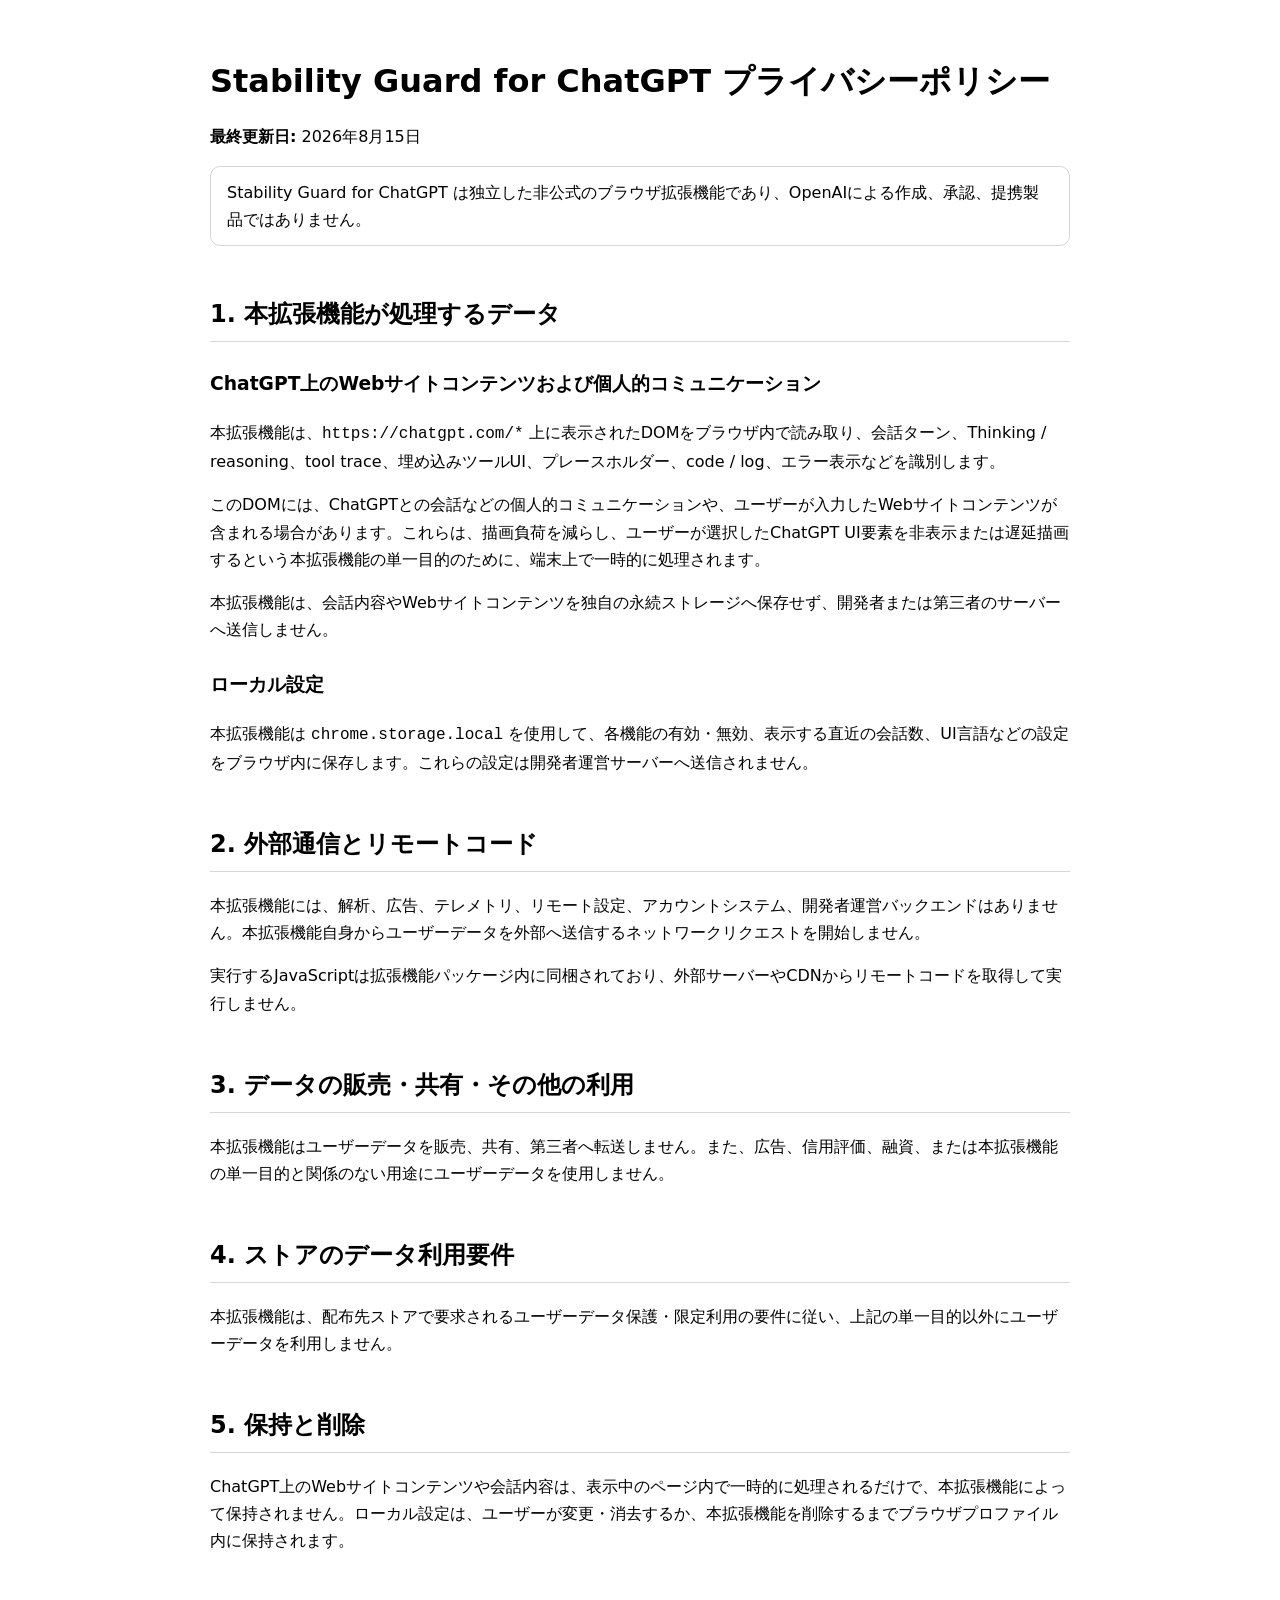
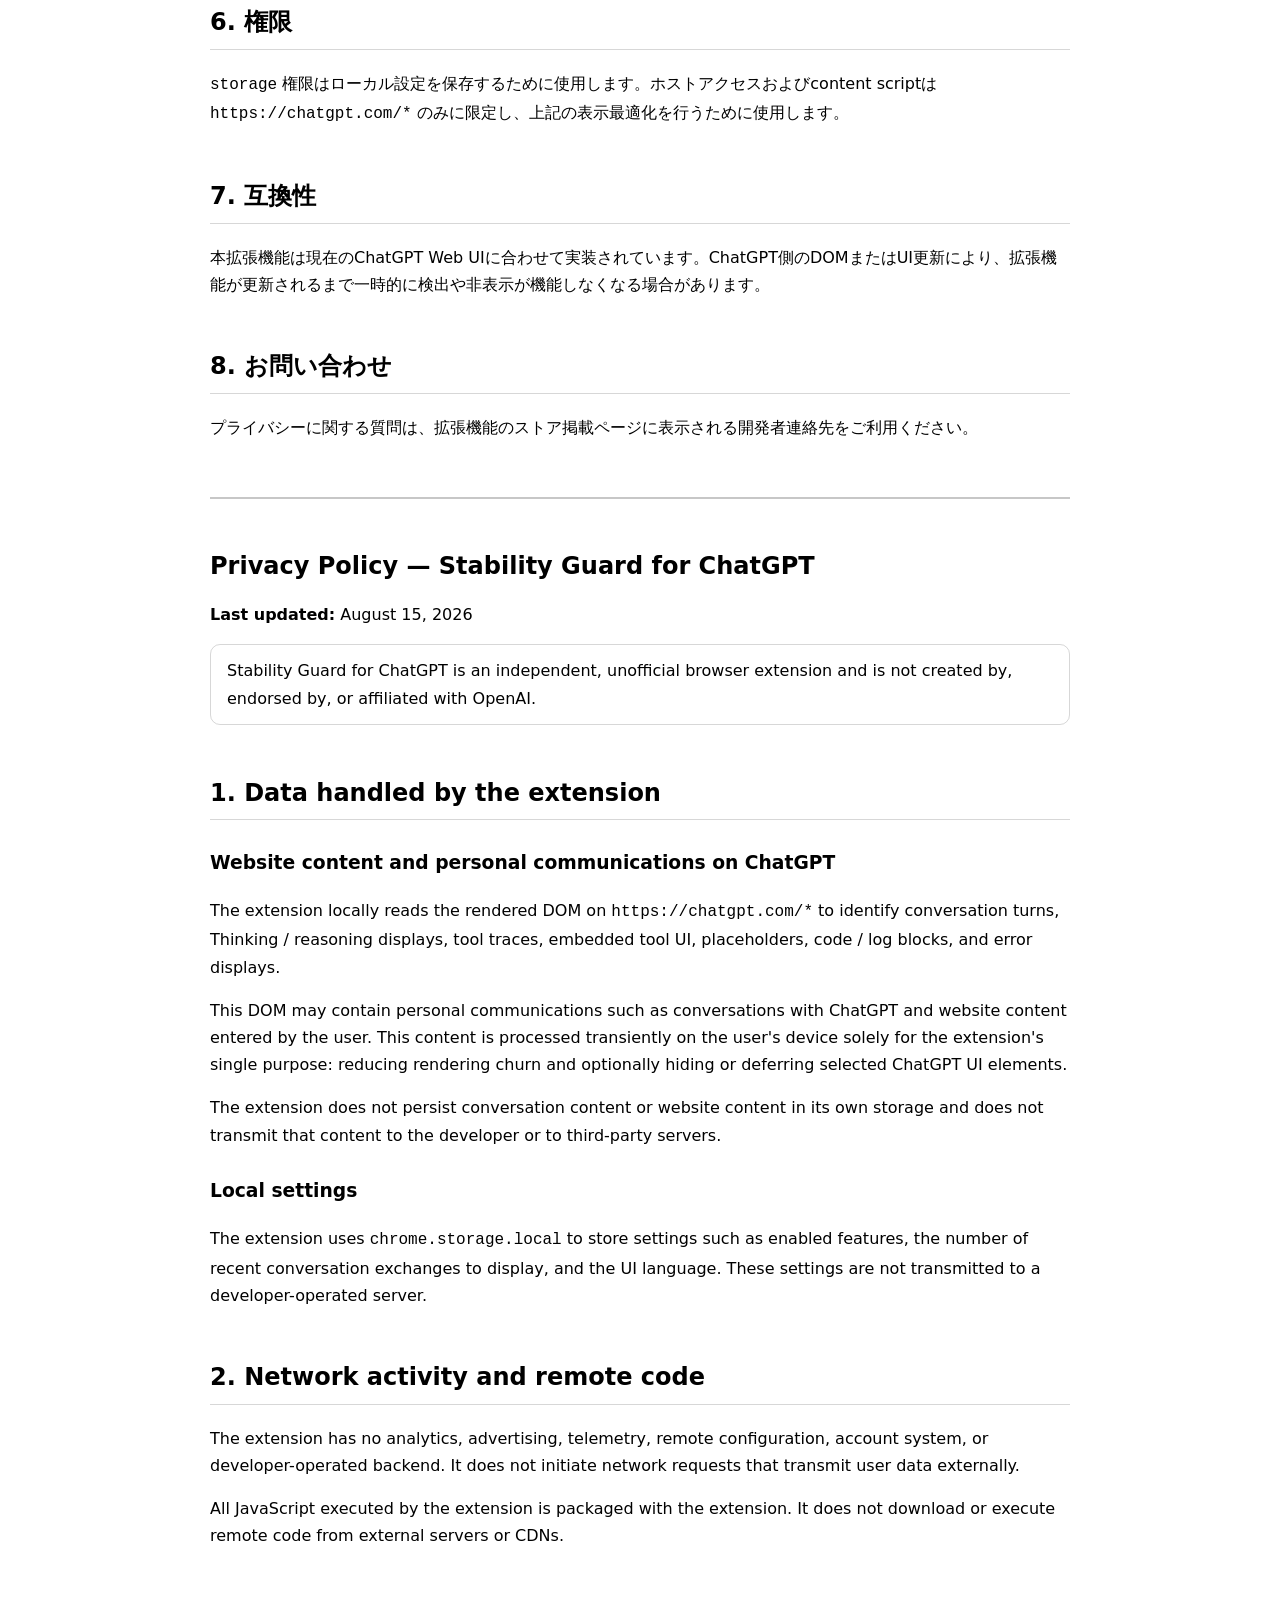
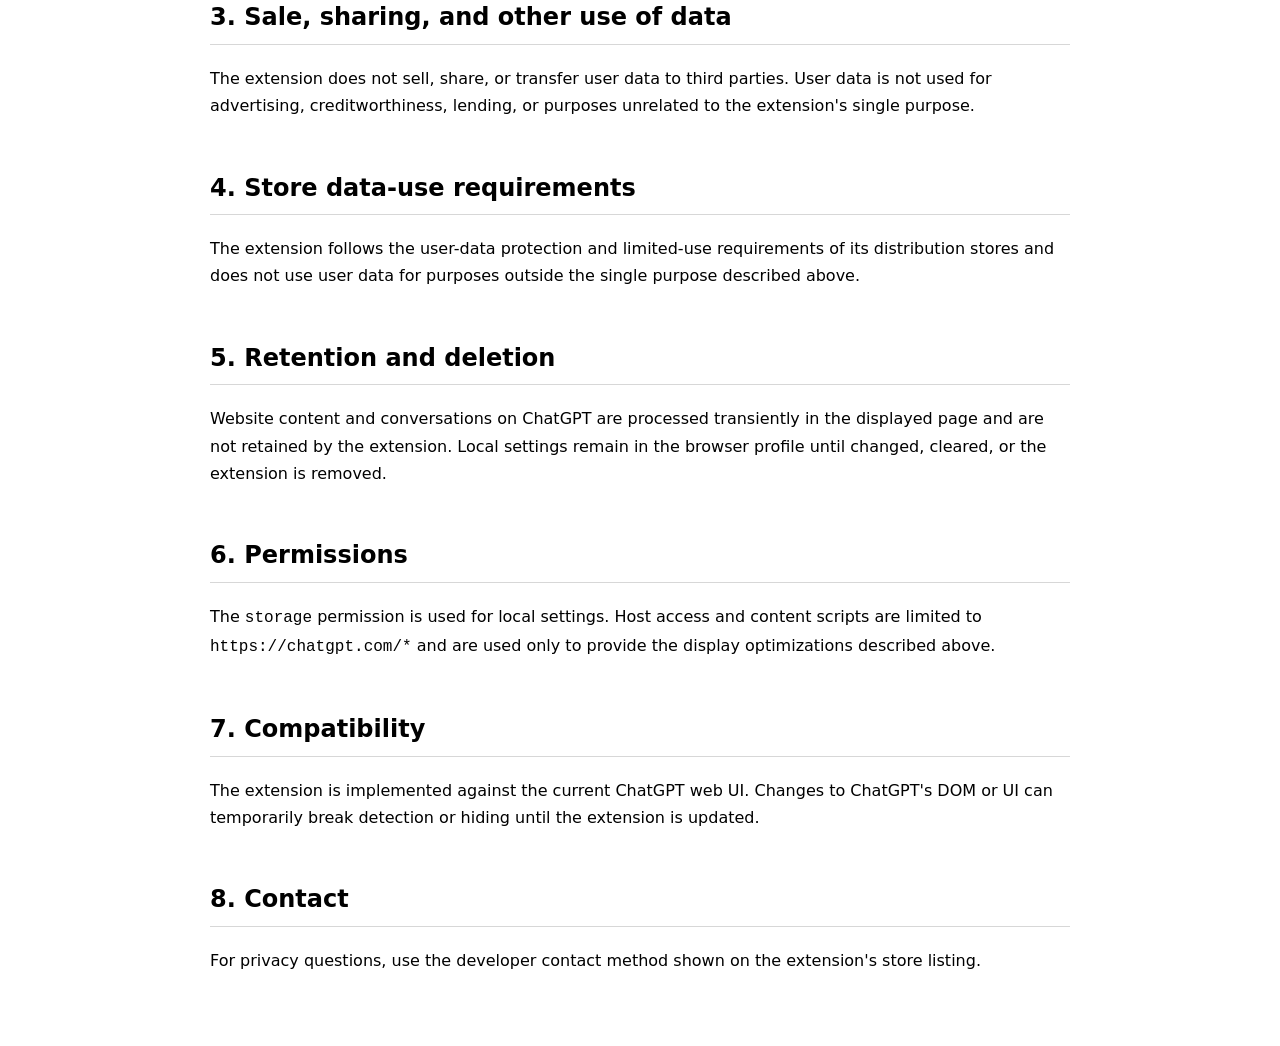
<file: docs/index.html>
<!doctype html>
<html lang="ja">
<head>
  <meta charset="utf-8">
  <meta name="viewport" content="width=device-width, initial-scale=1">
  <meta name="color-scheme" content="light dark">
  <title>Privacy Policy — Stability Guard for ChatGPT</title>
  <style>
    :root { font-family: system-ui, -apple-system, BlinkMacSystemFont, "Segoe UI", sans-serif; line-height: 1.7; }
    body { max-width: 860px; margin: 0 auto; padding: 40px 24px 72px; }
    h1 { line-height: 1.25; }
    h2 { margin-top: 2em; border-bottom: 1px solid #8885; padding-bottom: .25em; }
    h3 { margin-top: 1.4em; }
    code { font-family: ui-monospace, SFMono-Regular, Consolas, monospace; }
    .note { padding: 12px 16px; border: 1px solid #8885; border-radius: 10px; }
    .lang { margin-top: 3.5em; padding-top: 2em; border-top: 2px solid #8887; }
    a { color: #0b67c2; }
    @media (prefers-color-scheme: dark) { a { color: #7ab8ff; } }
  </style>
</head>
<body>
  <h1>Stability Guard for ChatGPT プライバシーポリシー</h1>
  <p><strong>最終更新日:</strong> 2026年8月15日</p>
  <p class="note">Stability Guard for ChatGPT は独立した非公式のブラウザ拡張機能であり、OpenAIによる作成、承認、提携製品ではありません。</p>

  <h2>1. 本拡張機能が処理するデータ</h2>
  <h3>ChatGPT上のWebサイトコンテンツおよび個人的コミュニケーション</h3>
  <p>本拡張機能は、<code>https://chatgpt.com/*</code> 上に表示されたDOMをブラウザ内で読み取り、会話ターン、Thinking / reasoning、tool trace、埋め込みツールUI、プレースホルダー、code / log、エラー表示などを識別します。</p>
  <p>このDOMには、ChatGPTとの会話などの個人的コミュニケーションや、ユーザーが入力したWebサイトコンテンツが含まれる場合があります。これらは、描画負荷を減らし、ユーザーが選択したChatGPT UI要素を非表示または遅延描画するという本拡張機能の単一目的のために、端末上で一時的に処理されます。</p>
  <p>本拡張機能は、会話内容やWebサイトコンテンツを独自の永続ストレージへ保存せず、開発者または第三者のサーバーへ送信しません。</p>

  <h3>ローカル設定</h3>
  <p>本拡張機能は <code>chrome.storage.local</code> を使用して、各機能の有効・無効、表示する直近の会話数、UI言語などの設定をブラウザ内に保存します。これらの設定は開発者運営サーバーへ送信されません。</p>

  <h2>2. 外部通信とリモートコード</h2>
  <p>本拡張機能には、解析、広告、テレメトリ、リモート設定、アカウントシステム、開発者運営バックエンドはありません。本拡張機能自身からユーザーデータを外部へ送信するネットワークリクエストを開始しません。</p>
  <p>実行するJavaScriptは拡張機能パッケージ内に同梱されており、外部サーバーやCDNからリモートコードを取得して実行しません。</p>

  <h2>3. データの販売・共有・その他の利用</h2>
  <p>本拡張機能はユーザーデータを販売、共有、第三者へ転送しません。また、広告、信用評価、融資、または本拡張機能の単一目的と関係のない用途にユーザーデータを使用しません。</p>

  <h2>4. ストアのデータ利用要件</h2>
  <p>本拡張機能は、配布先ストアで要求されるユーザーデータ保護・限定利用の要件に従い、上記の単一目的以外にユーザーデータを利用しません。</p>

  <h2>5. 保持と削除</h2>
  <p>ChatGPT上のWebサイトコンテンツや会話内容は、表示中のページ内で一時的に処理されるだけで、本拡張機能によって保持されません。ローカル設定は、ユーザーが変更・消去するか、本拡張機能を削除するまでブラウザプロファイル内に保持されます。</p>

  <h2>6. 権限</h2>
  <p><code>storage</code> 権限はローカル設定を保存するために使用します。ホストアクセスおよびcontent scriptは <code>https://chatgpt.com/*</code> のみに限定し、上記の表示最適化を行うために使用します。</p>

  <h2>7. 互換性</h2>
  <p>本拡張機能は現在のChatGPT Web UIに合わせて実装されています。ChatGPT側のDOMまたはUI更新により、拡張機能が更新されるまで一時的に検出や非表示が機能しなくなる場合があります。</p>

  <h2>8. お問い合わせ</h2>
  <p>プライバシーに関する質問は、拡張機能のストア掲載ページに表示される開発者連絡先をご利用ください。</p>

  <section class="lang" lang="en">
    <h1>Privacy Policy — Stability Guard for ChatGPT</h1>
    <p><strong>Last updated:</strong> August 15, 2026</p>
    <p class="note">Stability Guard for ChatGPT is an independent, unofficial browser extension and is not created by, endorsed by, or affiliated with OpenAI.</p>

    <h2>1. Data handled by the extension</h2>
    <h3>Website content and personal communications on ChatGPT</h3>
    <p>The extension locally reads the rendered DOM on <code>https://chatgpt.com/*</code> to identify conversation turns, Thinking / reasoning displays, tool traces, embedded tool UI, placeholders, code / log blocks, and error displays.</p>
    <p>This DOM may contain personal communications such as conversations with ChatGPT and website content entered by the user. This content is processed transiently on the user's device solely for the extension's single purpose: reducing rendering churn and optionally hiding or deferring selected ChatGPT UI elements.</p>
    <p>The extension does not persist conversation content or website content in its own storage and does not transmit that content to the developer or to third-party servers.</p>

    <h3>Local settings</h3>
    <p>The extension uses <code>chrome.storage.local</code> to store settings such as enabled features, the number of recent conversation exchanges to display, and the UI language. These settings are not transmitted to a developer-operated server.</p>

    <h2>2. Network activity and remote code</h2>
    <p>The extension has no analytics, advertising, telemetry, remote configuration, account system, or developer-operated backend. It does not initiate network requests that transmit user data externally.</p>
    <p>All JavaScript executed by the extension is packaged with the extension. It does not download or execute remote code from external servers or CDNs.</p>

    <h2>3. Sale, sharing, and other use of data</h2>
    <p>The extension does not sell, share, or transfer user data to third parties. User data is not used for advertising, creditworthiness, lending, or purposes unrelated to the extension's single purpose.</p>

    <h2>4. Store data-use requirements</h2>
    <p>The extension follows the user-data protection and limited-use requirements of its distribution stores and does not use user data for purposes outside the single purpose described above.</p>

    <h2>5. Retention and deletion</h2>
    <p>Website content and conversations on ChatGPT are processed transiently in the displayed page and are not retained by the extension. Local settings remain in the browser profile until changed, cleared, or the extension is removed.</p>

    <h2>6. Permissions</h2>
    <p>The <code>storage</code> permission is used for local settings. Host access and content scripts are limited to <code>https://chatgpt.com/*</code> and are used only to provide the display optimizations described above.</p>

    <h2>7. Compatibility</h2>
    <p>The extension is implemented against the current ChatGPT web UI. Changes to ChatGPT's DOM or UI can temporarily break detection or hiding until the extension is updated.</p>

    <h2>8. Contact</h2>
    <p>For privacy questions, use the developer contact method shown on the extension's store listing.</p>
  </section>
</body>
</html>
</file>
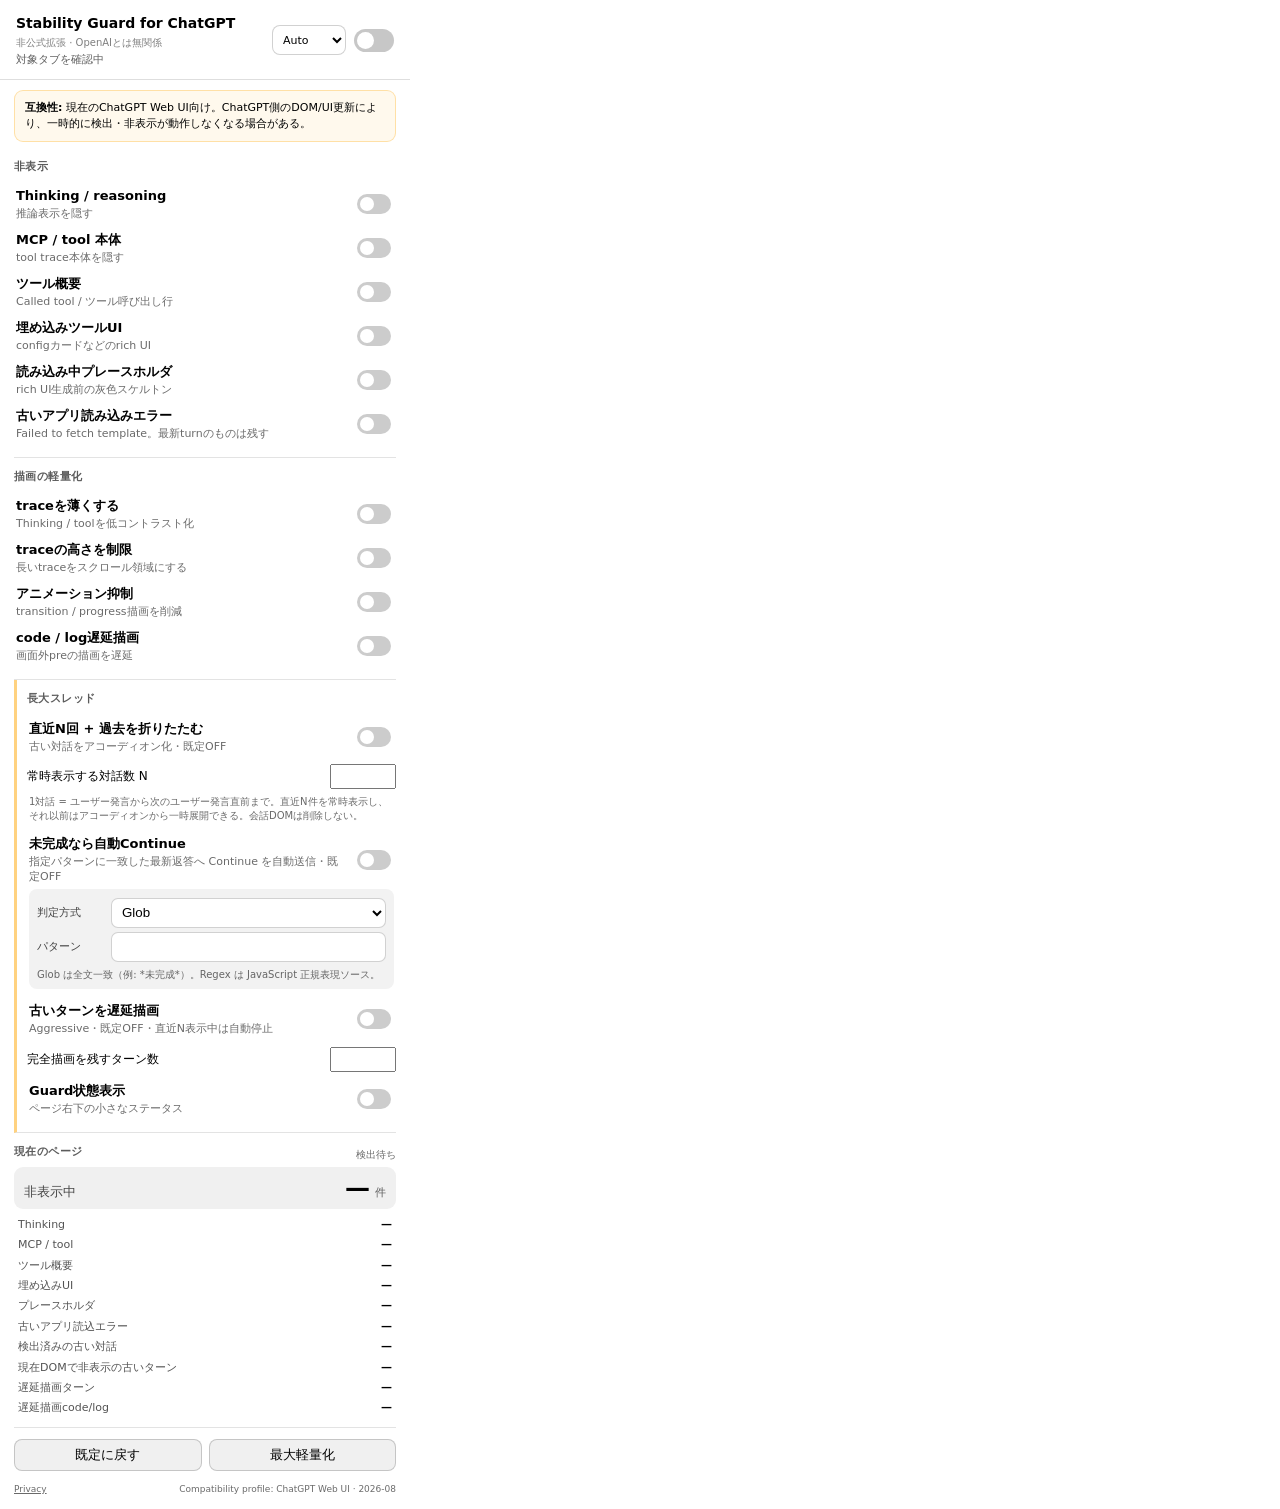
<file: popup.html>
<!doctype html>
<html lang="ja">
<head>
  <meta charset="utf-8">
  <meta name="viewport" content="width=device-width,initial-scale=1">
  <title>Stability Guard for ChatGPT</title>
  <link rel="stylesheet" href="popup.css">
</head>
<body>
  <header>
    <div class="title-wrap">
      <strong>Stability Guard for ChatGPT</strong>
      <small class="unofficial">非公式拡張 · OpenAIとは無関係</small>
      <small id="pageState">対象タブを確認中</small>
    </div>
    <div class="header-actions">
      <select id="uiLanguage" aria-label="Language / 言語">
        <option value="auto">Auto</option>
        <option value="ja">日本語</option>
        <option value="en">English</option>
      </select>
      <label class="switch master" title="拡張機能全体"><input id="enabled" type="checkbox"><span></span></label>
    </div>
  </header>

  <div id="compatNotice" class="compat-notice">
    <b>互換性:</b> 現在のChatGPT Web UI向け。ChatGPT側のDOM/UI更新により、一時的に検出・非表示が動作しなくなる場合がある。
  </div>

  <div id="pendingNotice" class="notice" hidden>
    <span>設定は保存済み。再読み込み後に反映される。</span>
    <button id="reloadTab" type="button">現在のタブを再読み込み</button>
  </div>

  <main id="settingsMain">
    <section>
      <h2>非表示</h2>
      <label class="setting"><span><b>Thinking / reasoning</b><small>推論表示を隠す</small></span><input id="hideThinking" type="checkbox"></label>
      <label class="setting"><span><b>MCP / tool 本体</b><small>tool trace本体を隠す</small></span><input id="hideTools" type="checkbox"></label>
      <label class="setting"><span><b>ツール概要</b><small>Called tool / ツール呼び出し行</small></span><input id="hideToolSummary" type="checkbox"></label>
      <label class="setting"><span><b>埋め込みツールUI</b><small>configカードなどのrich UI</small></span><input id="hideToolEmbeds" type="checkbox"></label>
      <label class="setting"><span><b>読み込み中プレースホルダ</b><small>rich UI生成前の灰色スケルトン</small></span><input id="prehideToolPlaceholders" type="checkbox"></label>
      <label class="setting"><span><b>古いアプリ読み込みエラー</b><small>Failed to fetch template。最新turnのものは残す</small></span><input id="hideOldAppLoadErrors" type="checkbox"></label>
    </section>

    <section>
      <h2>描画の軽量化</h2>
      <label class="setting"><span><b>traceを薄くする</b><small>Thinking / toolを低コントラスト化</small></span><input id="dimTraces" type="checkbox"></label>
      <label class="setting"><span><b>traceの高さを制限</b><small>長いtraceをスクロール領域にする</small></span><input id="compactTraces" type="checkbox"></label>
      <label class="setting"><span><b>アニメーション抑制</b><small>transition / progress描画を削減</small></span><input id="reduceMotion" type="checkbox"></label>
      <label class="setting"><span><b>code / log遅延描画</b><small>画面外preの描画を遅延</small></span><input id="lazyHeavyBlocks" type="checkbox"></label>
    </section>

    <section class="danger">
      <h2>長大スレッド</h2>
      <label class="setting"><span><b>直近N回 + 過去を折りたたむ</b><small>古い対話をアコーディオン化・既定OFF</small></span><input id="showRecentOnly" type="checkbox"></label>
      <label class="row">常時表示する対話数 N <input id="recentExchanges" type="number" min="1" max="100" step="1"></label>
      <p class="hint">1対話 = ユーザー発言から次のユーザー発言直前まで。直近N件を常時表示し、それ以前はアコーディオンから一時展開できる。会話DOMは削除しない。</p>
      <label class="setting"><span><b>未完成なら自動Continue</b><small>指定パターンに一致した最新返答へ Continue を自動送信・既定OFF</small></span><input id="autoContinueIncomplete" type="checkbox"></label>
      <div class="pattern-config" id="autoContinuePatternConfig">
        <label class="pattern-row"><span id="autoContinuePatternModeLabel">判定方式</span><select id="autoContinuePatternMode"><option value="glob">Glob</option><option value="regex">Regex</option></select></label>
        <label class="pattern-field"><span id="autoContinuePatternLabel">パターン</span><input id="autoContinuePattern" type="text" maxlength="512" autocomplete="off" spellcheck="false"></label>
        <p class="hint" id="autoContinuePatternHint">Glob は全文一致（例: *未完成*）。Regex は JavaScript 正規表現ソース。</p>
      </div>
      <label class="setting"><span><b>古いターンを遅延描画</b><small>Aggressive・既定OFF・直近N表示中は自動停止</small></span><input id="freezeOldTurns" type="checkbox"></label>
      <label class="row">完全描画を残すターン数 <input id="keepTurns" type="number" min="2" max="100" step="1"></label>
      <label class="setting"><span><b>Guard状態表示</b><small>ページ右下の小さなステータス</small></span><input id="showStatus" type="checkbox"></label>
    </section>

    <section class="stats">
      <div class="section-title"><h2>現在のページ</h2><span id="statsState">検出待ち</span></div>
      <div class="total"><span>非表示中</span><strong id="hiddenTotal">—</strong><small>件</small></div>
      <div class="stat-grid">
        <span>Thinking</span><b id="countThinking">—</b>
        <span>MCP / tool</span><b id="countTools">—</b>
        <span>ツール概要</span><b id="countSummary">—</b>
        <span>埋め込みUI</span><b id="countEmbeds">—</b>
        <span>プレースホルダ</span><b id="countPrehide">—</b>
        <span>古いアプリ読込エラー</span><b id="countOldAppErrors">—</b>
        <span>検出済みの古い対話</span><b id="countOldExchanges">—</b>
        <span>現在DOMで非表示の古いターン</span><b id="countOldTurns">—</b>
        <span>遅延描画ターン</span><b id="countFrozen">—</b>
        <span>遅延描画code/log</span><b id="countHeavy">—</b>
      </div>
    </section>

    <div class="buttons">
      <button id="safePreset" type="button">既定に戻す</button>
      <button id="maxPreset" type="button">最大軽量化</button>
    </div>
    <footer><a href="privacy.html" target="_blank" rel="noreferrer">Privacy</a><span>Compatibility profile: ChatGPT Web UI · 2026-08</span></footer>
  </main>
  <script src="popup.js"></script>
</body>
</html>
</file>
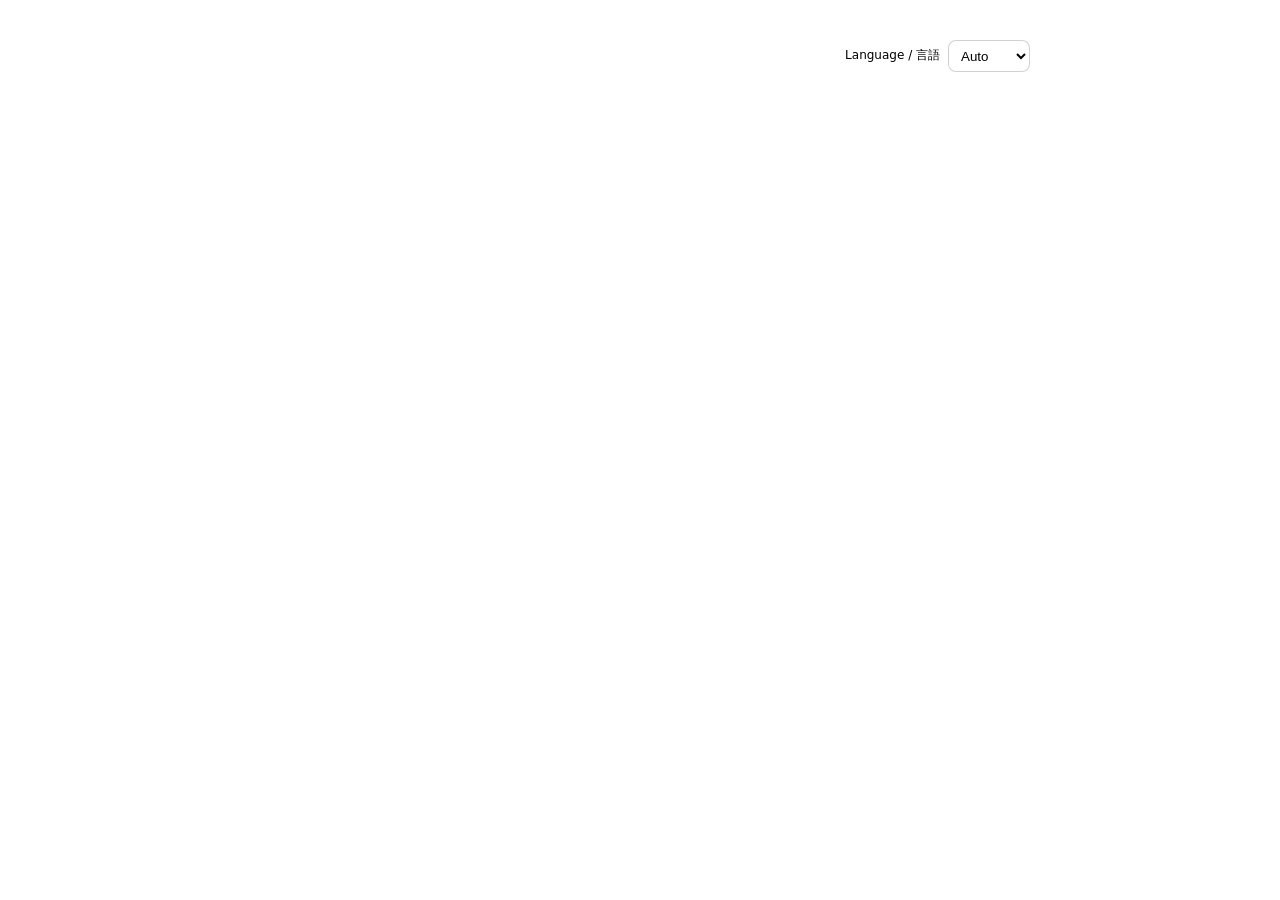
<file: privacy.html>
<!doctype html>
<html lang="en"><head><meta charset="utf-8"><meta name="viewport" content="width=device-width,initial-scale=1">
<title>Privacy — Stability Guard for ChatGPT</title><link rel="stylesheet" href="privacy.css"></head>
<body>
<div class="privacy-toolbar"><label for="privacyLanguage">Language / 言語</label><select id="privacyLanguage"><option value="auto">Auto</option><option value="ja">日本語</option><option value="en">English</option></select></div>
<section id="privacyJa" lang="ja" hidden>
<h1>プライバシーポリシー</h1>
<p><small>Stability Guard for ChatGPT · 最終更新 2026-08-23</small></p>
<p class="note">本拡張は独立した非公式拡張であり、OpenAIによる作成・承認・提携製品ではない。</p>
<h2>処理するデータ</h2><h3>chatgpt.com 上のWebサイト内容</h3>
<p>Thinking、ツールtrace、埋め込みツールUI、プレースホルダ、code/log等を識別するため、<code>chatgpt.com</code> の描画済みDOMを端末内で読み取る。会話の近くや内部に存在するDOMを扱うため、処理対象にはユーザー生成コンテンツや個人的な会話内容が含まれる可能性がある。</p>
<p>この内容は、描画負荷を減らし、ユーザーが選択したChatGPT UI要素を非表示・遅延描画する目的に限ってブラウザ内で処理する。会話内容を拡張機能の永続ストレージへ保存せず、開発者または第三者へ送信しない。</p>
<h3>ローカル設定</h3><p>拡張設定とUI言語設定のみを <code>chrome.storage.local</code> に保存する。開発者運営サーバーへ送信しない。</p>
<h2>外部通信</h2><p>解析、広告、テレメトリ、リモート設定、アカウント機能、開発者運営バックエンドを持たず、拡張自身から外部ネットワークリクエストを開始しない。</p>
<h2>共有・販売</h2><p>ユーザーデータを販売・共有・第三者移転しない。</p>
<h2>保持・削除</h2><p>Webサイト内容はページ内で一時的に処理するだけで、拡張機能は保持しない。ローカル設定は変更・消去・アンインストールまでブラウザプロファイル内に残る。</p>
<h2>権限</h2><p><code>storage</code> はローカル設定保存に使用する。content scriptは <code>https://chatgpt.com/*</code> のみに限定する。</p>
<h2>互換性</h2><p>現在のChatGPT Web UIに合わせた実装である。ChatGPT側のDOM/UI更新により、拡張の更新まで一時的に検出や非表示が機能しなくなる場合がある。</p>
<h2>連絡先</h2><p>拡張機能のストア掲載ページに表示される開発者連絡先を利用する。</p>
</section>
<section id="privacyEn" lang="en" hidden>
<h1>Privacy Policy</h1>
<p><small>Stability Guard for ChatGPT · Last updated August 23, 2026</small></p>
<p class="note">Stability Guard for ChatGPT is an independent, unofficial extension and is not created by, endorsed by, or affiliated with OpenAI.</p>
<h2>Data handled by the extension</h2><h3>Website content on chatgpt.com</h3>
<p>The extension locally reads the rendered DOM on <code>chatgpt.com</code> to identify Thinking displays, tool traces, embedded tool UI, placeholders, code/log blocks, and related UI. Because this DOM can appear near or inside conversations, the processed content may include user-generated content or personal communications.</p>
<p>This content is processed only in the browser for the extension's purpose of reducing rendering overhead and hiding or deferring selected ChatGPT UI elements. Conversation content is not persistently stored by the extension and is not transmitted to the developer or to third parties.</p>
<h3>Local settings</h3><p>Only extension settings and UI language preference are stored in <code>chrome.storage.local</code>. These values are not transmitted to a developer-operated server.</p>
<h2>Network activity</h2><p>The extension has no analytics, advertising, telemetry, remote configuration, account system, or developer-operated backend, and it does not initiate external network requests.</p>
<h2>Sharing and sale</h2><p>The extension does not sell, share, or transfer user data to third parties.</p>
<h2>Retention and deletion</h2><p>Website content is processed transiently in the active page and is not retained by the extension. Local settings remain in the browser profile until changed, cleared, or the extension is removed.</p>
<h2>Permissions</h2><p>The <code>storage</code> permission is used for local settings. Content scripts are limited to <code>https://chatgpt.com/*</code>.</p>
<h2>Compatibility</h2><p>The extension is built against the current ChatGPT web UI. ChatGPT DOM/UI changes can temporarily break detection or hiding until the extension is updated.</p>
<h2>Contact</h2><p>For privacy questions, use the developer contact method shown on the extension's store listing.</p>
</section>
<script src="privacy.js"></script>
</body></html>
</file>
<file: popup.css>
:root { color-scheme: light dark; }
* { box-sizing: border-box; }
body { margin:0; width:410px; max-width:100vw; max-height:100dvh; overflow-x:hidden; overflow-y:auto; overscroll-behavior:contain; -webkit-overflow-scrolling:touch; background:Canvas; color:CanvasText; font:13px/1.4 system-ui,sans-serif; }
header { display:flex; align-items:center; justify-content:space-between; padding:14px 16px 12px; border-bottom:1px solid color-mix(in srgb,CanvasText 13%,transparent); }
.title-wrap strong { display:block; font-size:14px; }
.title-wrap small { display:block; margin-top:2px; opacity:.62; }
.title-wrap .unofficial { font-size:10px; opacity:.5; }
.header-actions { display:flex; align-items:center; gap:8px; }
#uiLanguage { max-width:94px; min-height:30px; padding:3px 6px; border:1px solid color-mix(in srgb,CanvasText 18%,transparent); border-radius:8px; background:Canvas; color:CanvasText; font:11px system-ui,sans-serif; }
main { padding:4px 14px 14px; }
section { padding:11px 0; border-bottom:1px solid color-mix(in srgb,CanvasText 11%,transparent); }
h2 { margin:0 0 8px; font-size:11px; letter-spacing:.04em; text-transform:uppercase; opacity:.64; }
.setting { min-height:44px; display:flex; align-items:center; gap:12px; padding:4px 2px; cursor:pointer; }
.setting > span { min-width:0; flex:1; }
.setting b { display:block; font-size:13px; font-weight:600; }
.setting small { display:block; margin-top:1px; font-size:11px; opacity:.58; }
.setting input[type="checkbox"] { appearance:none; width:34px; height:20px; flex:0 0 auto; border:0; border-radius:999px; background:color-mix(in srgb,CanvasText 20%,Canvas); position:relative; cursor:pointer; }
.setting input[type="checkbox"]::after { content:''; position:absolute; width:14px; height:14px; border-radius:50%; top:3px; left:3px; background:Canvas; transition:transform .12s ease; }
.setting input[type="checkbox"]:checked { background:Highlight; }
.setting input[type="checkbox"]:checked::after { transform:translateX(14px); }
.row { display:flex; align-items:center; min-height:36px; gap:8px; font-size:12px; }
.row input { width:66px; margin-left:auto; padding:3px 5px; }
.pattern-config { margin:0 2px 8px; padding:7px 8px; border-radius:8px; background:color-mix(in srgb,CanvasText 5%,Canvas); }
.pattern-row,.pattern-field { display:flex; align-items:center; gap:8px; min-height:34px; font-size:11px; }
.pattern-row span,.pattern-field span { flex:0 0 66px; opacity:.72; }
.pattern-row select,.pattern-field input { min-width:0; flex:1; min-height:30px; padding:4px 6px; border:1px solid color-mix(in srgb,CanvasText 18%,transparent); border-radius:7px; background:Canvas; color:CanvasText; }
.pattern-field input[aria-invalid="true"] { border-color:color-mix(in srgb,red 55%,CanvasText); }
.pattern-config[data-disabled="true"] { opacity:.5; }
.pattern-config .hint { margin:4px 0 0; }
.hint { margin:0 2px 7px; font-size:10px; line-height:1.45; opacity:.58; }
.danger { border-left:3px solid color-mix(in srgb,orange 50%,Canvas); padding-left:10px; }
.notice,.compat-notice { margin:10px 14px 2px; padding:9px 10px; border-radius:9px; font-size:11px; }
.notice { border:1px solid color-mix(in srgb,Highlight 32%,transparent); background:color-mix(in srgb,Highlight 8%,Canvas); }
.notice span { display:block; margin-bottom:7px; }
.notice button { width:100%; }
.compat-notice { border:1px solid color-mix(in srgb,orange 30%,transparent); background:color-mix(in srgb,orange 7%,Canvas); line-height:1.45; }
.section-title { display:flex; align-items:center; justify-content:space-between; }
.section-title h2 { margin-bottom:7px; }
#statsState { font-size:10px; opacity:.58; }
.total { display:flex; align-items:baseline; gap:5px; padding:8px 10px; margin-bottom:8px; border-radius:9px; background:color-mix(in srgb,CanvasText 6%,Canvas); }
.total span { opacity:.7; }
.total strong { margin-left:auto; font-size:25px; line-height:1; font-variant-numeric:tabular-nums; }
.total small { opacity:.62; }
.stat-grid { display:grid; grid-template-columns:1fr auto; gap:5px 12px; padding:0 4px; font-size:11px; }
.stat-grid span { opacity:.67; }
.stat-grid b { min-width:2ch; text-align:right; font-variant-numeric:tabular-nums; }
.buttons { display:grid; grid-template-columns:1fr 1fr; gap:7px; margin-top:11px; }
button { min-height:32px; border:1px solid color-mix(in srgb,CanvasText 18%,transparent); border-radius:8px; background:color-mix(in srgb,CanvasText 6%,Canvas); color:CanvasText; cursor:pointer; }
button:hover:not(:disabled) { background:color-mix(in srgb,CanvasText 11%,Canvas); }
.switch input { display:none; }
.switch span { width:40px; height:23px; display:block; border-radius:999px; background:color-mix(in srgb,CanvasText 22%,Canvas); position:relative; }
.switch span::after { content:''; position:absolute; width:17px; height:17px; left:3px; top:3px; border-radius:50%; background:Canvas; transition:transform .12s ease; }
.switch input:checked + span { background:Highlight; }
.switch input:checked + span::after { transform:translateX(17px); }
body.disabled main { opacity:.5; }
body.disabled .stats,body.disabled .buttons,body.disabled .notice { opacity:1; }
footer { display:flex; flex-wrap:wrap; justify-content:space-between; align-items:center; gap:7px 12px; margin-top:12px; font-size:9px; opacity:.58; }
footer a { color:inherit; }

@media (max-width: 430px), (pointer: coarse) {
  body { width:100vw; min-width:0; font-size:14px; }
  header { padding:14px max(14px, env(safe-area-inset-right)) 12px max(14px, env(safe-area-inset-left)); gap:12px; }
  .header-actions { gap:10px; }
  #uiLanguage { min-height:40px; max-width:108px; font-size:14px; }
  main { padding:4px max(14px, env(safe-area-inset-right)) max(18px, env(safe-area-inset-bottom)) max(14px, env(safe-area-inset-left)); }
  .notice,.compat-notice { margin-left:max(14px, env(safe-area-inset-left)); margin-right:max(14px, env(safe-area-inset-right)); }
  .setting { min-height:50px; }
  .setting input[type="checkbox"] { width:40px; height:24px; }
  .setting input[type="checkbox"]::after { width:18px; height:18px; }
  .setting input[type="checkbox"]:checked::after { transform:translateX(16px); }
  .row { min-height:48px; }
  .row input { width:76px; min-height:40px; font-size:16px; }
  .pattern-row,.pattern-field { min-height:46px; font-size:13px; }
  .pattern-row select,.pattern-field input { min-height:40px; font-size:16px; }
  button { min-height:44px; padding:8px 10px; }
  .buttons { grid-template-columns:1fr; }
  .switch span { width:46px; height:28px; }
  .switch span::after { width:20px; height:20px; left:4px; top:4px; }
  .switch input:checked + span::after { transform:translateX(18px); }
  footer { font-size:10px; }
}
</file>
<file: privacy.css>
:root { color-scheme: light dark; }
body { max-width:780px; margin:40px auto; padding:0 24px 60px; background:Canvas; color:CanvasText; font:15px/1.65 system-ui,sans-serif; }
h1 { font-size:26px; line-height:1.2; }
h2 { margin-top:30px; font-size:17px; }
h3 { font-size:15px; }
code { padding:2px 5px; border-radius:5px; background:color-mix(in srgb,CanvasText 7%,Canvas); }
.note { padding:12px 14px; border-left:3px solid Highlight; background:color-mix(in srgb,Highlight 6%,Canvas); }
small { opacity:.65; }
.privacy-toolbar { display:flex; justify-content:flex-end; align-items:center; gap:8px; margin-bottom:18px; font-size:12px; }
.privacy-toolbar select { min-height:32px; padding:4px 8px; border:1px solid color-mix(in srgb,CanvasText 18%,transparent); border-radius:8px; background:Canvas; color:CanvasText; }
[hidden] { display:none !important; }
</file>
